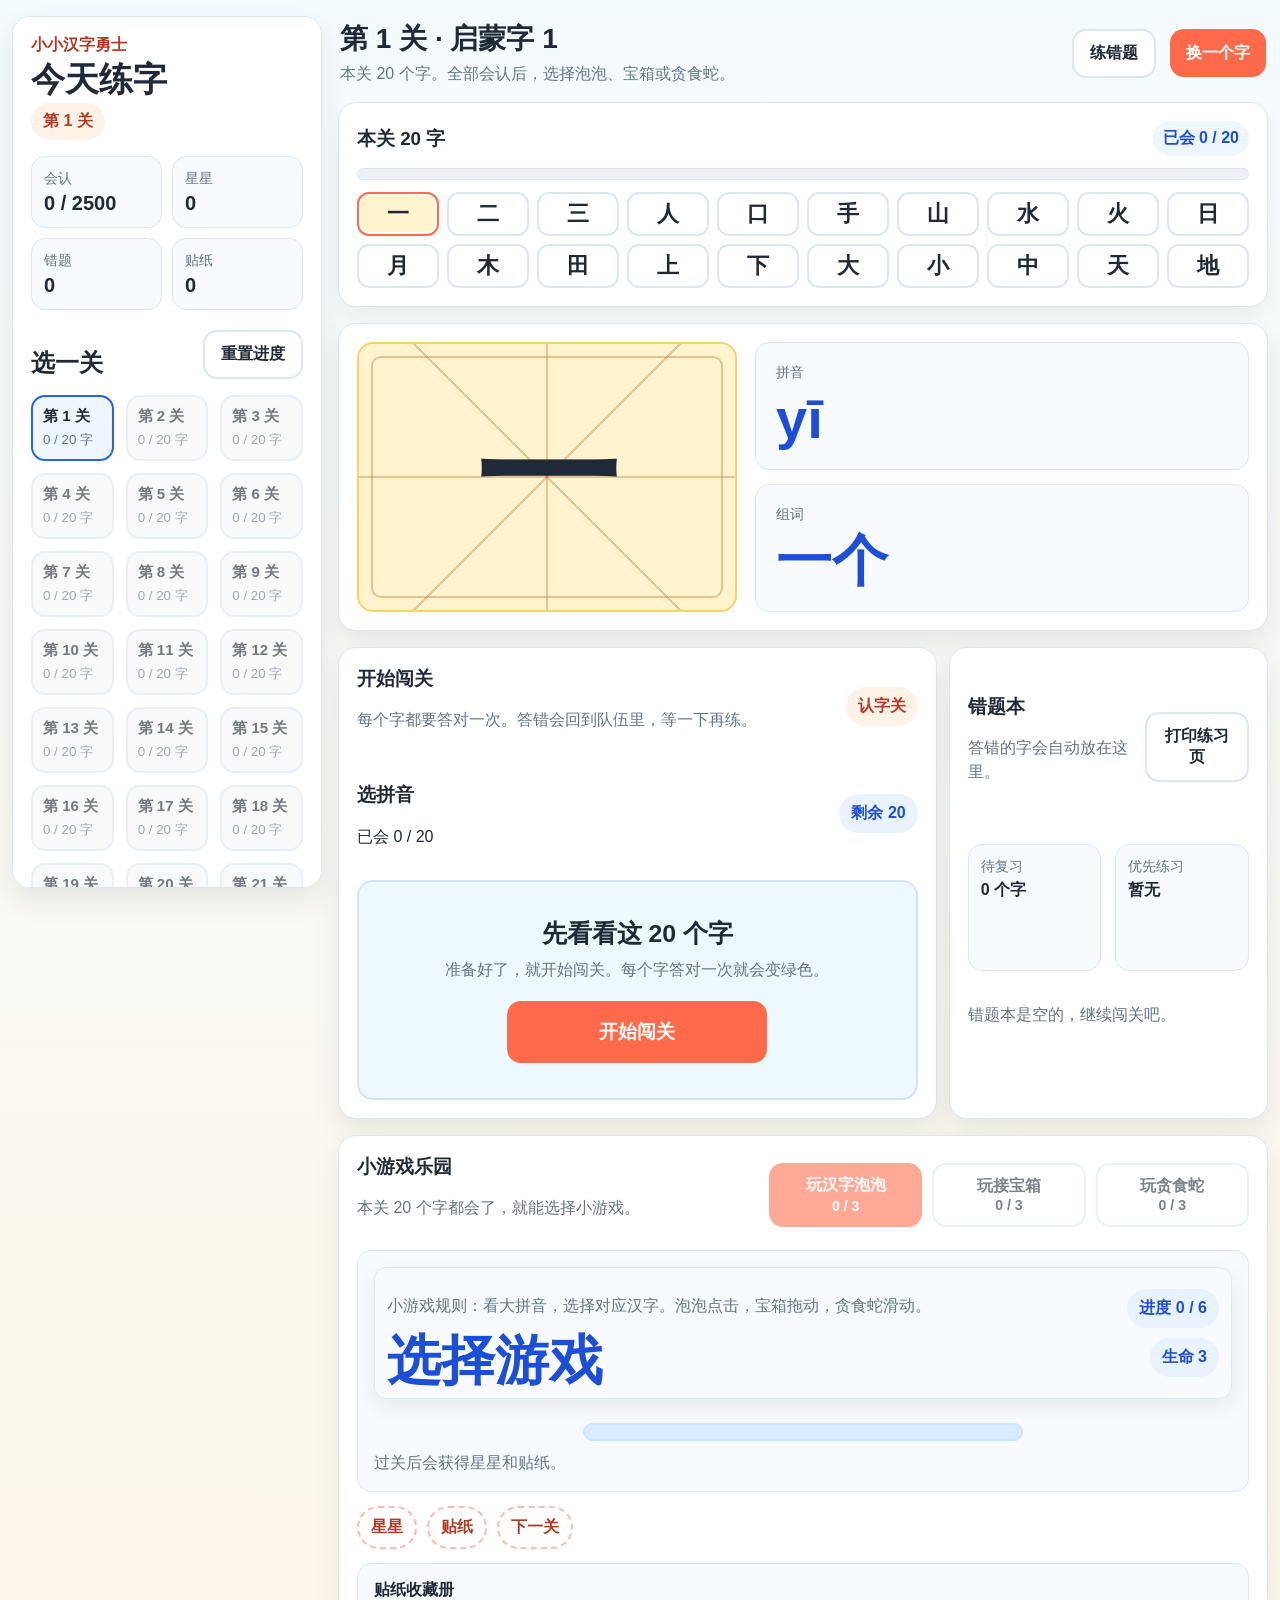
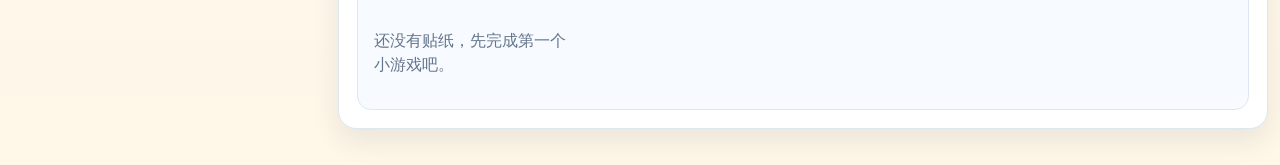
<file: index.html>
<!doctype html>
<html lang="zh-CN">
  <head>
    <meta charset="UTF-8" />
    <meta name="viewport" content="width=device-width, initial-scale=1.0" />
    <meta name="description" content="给孩子练习常用汉字、拼音和组词的离线网页小游戏。" />
    <meta name="theme-color" content="#ff6b4a" />
    <meta name="mobile-web-app-capable" content="yes" />
    <meta name="apple-mobile-web-app-capable" content="yes" />
    <meta name="apple-mobile-web-app-title" content="汉字勇士" />
    <meta name="apple-mobile-web-app-status-bar-style" content="default" />
    <title>小小汉字勇士</title>
    <link rel="manifest" href="./manifest.webmanifest" />
    <link rel="icon" href="./icons/icon.svg" type="image/svg+xml" />
    <link rel="apple-touch-icon" href="./icons/apple-touch-icon.png" />
    <link rel="stylesheet" href="./styles.css" />
  </head>
  <body>
    <div class="app-shell">
      <main class="layout">
        <aside class="panel sidebar">
          <div class="game-title">
            <p class="eyebrow">小小汉字勇士</p>
            <h1>今天练字</h1>
            <strong id="current-level-label" class="current-level">第 1 关</strong>
          </div>

          <div class="progress-strip" aria-label="学习进度">
            <div class="stat">
              <span>会认</span>
              <strong id="mastered-count">0 / 2500</strong>
            </div>
            <div class="stat">
              <span>星星</span>
              <strong id="reward-stars">0</strong>
            </div>
            <div class="stat">
              <span>错题</span>
              <strong id="review-count">0</strong>
            </div>
            <div class="stat">
              <span>贴纸</span>
              <strong id="sticker-count">0</strong>
            </div>
          </div>

          <div class="panel-heading map-heading">
            <h2>选一关</h2>
            <button id="reset-progress" class="ghost-button">重置进度</button>
          </div>
          <div id="level-grid" class="level-grid"></div>
        </aside>

        <section class="lesson-panel">
          <div class="panel-heading lesson-heading">
            <div>
              <h2 id="lesson-title">第 1 关 · 启蒙字</h2>
              <p id="lesson-subtitle" class="panel-copy"></p>
            </div>
            <div class="action-row">
              <button id="practice-review" class="ghost-button">练错题</button>
              <button id="shuffle-level" class="primary-button">换一个字</button>
            </div>
          </div>

          <section class="stage-overview" aria-labelledby="stage-overview-title">
            <div class="stage-overview-header">
              <h3 id="stage-overview-title">本关 20 字</h3>
              <span id="stage-overview-progress" class="stage-overview-progress">已会 0 / 20</span>
            </div>
            <div class="level-progress-track" aria-hidden="true">
              <div id="level-progress-fill" class="level-progress-fill"></div>
            </div>
            <div id="stage-overview-grid" class="stage-overview-grid"></div>
          </section>

          <section class="focus-card">
            <div id="focus-character" class="character">人</div>
            <div class="character-meta">
              <div>
                <span class="meta-label">拼音</span>
                <strong id="focus-pinyin">ren2</strong>
              </div>
              <div>
                <span class="meta-label">组词</span>
                <strong id="focus-word">大人</strong>
              </div>
            </div>
          </section>

          <section class="dashboard-grid">
            <section class="panel inner-panel">
              <div class="panel-heading">
                <div>
                  <h3>开始闯关</h3>
                  <p id="pool-summary" class="panel-copy">看大字，选正确拼音。</p>
                </div>
                <div class="phase-pill" id="phase-pill">普通关</div>
              </div>
              <div class="quiz-header">
                <div>
                  <h3>选拼音</h3>
                  <p id="quiz-progress">已会 0 / 20</p>
                </div>
                <div class="score-pill">
                  剩余 <strong id="quiz-score">20</strong>
                </div>
              </div>

              <div id="quiz-start-panel" class="quiz-start-panel">
                <div>
                  <strong>先看看这 20 个字</strong>
                  <p>准备好了，就开始闯关。每个字答对一次就会变绿色。</p>
                </div>
                <button id="start-quiz" class="primary-button">开始闯关</button>
              </div>

              <div id="question-card" class="question-card">
                <p id="question-type" class="question-type">选正确拼音</p>
                <div id="question-prompt" class="question-prompt">人</div>
                <div id="question-options" class="option-grid"></div>
              </div>

              <div id="quiz-actions" class="quiz-actions">
                <p id="feedback-text" class="feedback-text">答完后继续前进。</p>
                <button id="next-question" class="primary-button" disabled>下一题</button>
              </div>
            </section>

            <section class="panel inner-panel">
              <div class="panel-heading">
                <div>
                  <h3>错题本</h3>
                  <p class="panel-copy">答错的字会自动放在这里。</p>
                </div>
                <button id="print-review" class="ghost-button">打印练习页</button>
              </div>

              <div class="review-stats">
                <div class="review-stat">
                  <span>待复习</span>
                  <strong id="review-book-total">0 个字</strong>
                </div>
                <div class="review-stat">
                  <span>优先练习</span>
                  <strong id="review-priority">暂无</strong>
                </div>
              </div>

              <div id="review-book-list" class="review-book-list"></div>
            </section>
          </section>

          <section class="panel reward-panel">
            <div class="panel-heading">
              <div>
                <h3>小游戏乐园</h3>
                <p id="reward-status" class="panel-copy">
                  本关 20 个字都会了，就能选择小游戏。
                </p>
              </div>
              <div id="mini-game-choice" class="mini-game-choice">
                <button id="start-bubble" class="primary-button game-choice-button" disabled>
                  <strong>汉字泡泡</strong>
                  <span>点正确泡泡</span>
                </button>
                <button id="start-catch" class="ghost-button game-choice-button" disabled>
                  <strong>接宝箱</strong>
                  <span>左右接汉字</span>
                </button>
                <button id="start-reward" class="ghost-button game-choice-button" disabled>
                  <strong>贪食蛇</strong>
                  <span>方向键挑战</span>
                </button>
              </div>
            </div>
            <div class="treasure-board">
              <div class="treasure-header">
                <div>
                  <p class="panel-copy" id="treasure-intro">小游戏规则：看大拼音，选择对应汉字。泡泡用点击，宝箱用左右键，贪食蛇用方向键。</p>
                  <strong id="treasure-target" class="snake-target-pinyin">等待开始</strong>
                </div>
                <div class="snake-game-meta">
                  <div class="score-pill">进度 <strong id="treasure-progress">0 / 6</strong></div>
                  <div class="score-pill">生命 <strong id="snake-lives">3</strong></div>
                  <label id="snake-hard-mode-wrap" class="snake-toggle">
                    <input id="snake-hard-mode" type="checkbox" />
                    <span>困难模式</span>
                  </label>
                </div>
              </div>
              <div class="treasure-grid" id="treasure-grid"></div>
              <div id="snake-controls" class="snake-controls" aria-label="小游戏方向控制">
                <button id="snake-up" class="ghost-button" type="button">上</button>
                <div>
                  <button id="snake-left" class="ghost-button" type="button">左</button>
                  <button id="snake-down" class="ghost-button" type="button">下</button>
                  <button id="snake-right" class="ghost-button" type="button">右</button>
                </div>
              </div>
              <p class="feedback-text" id="treasure-feedback">过关后会获得星星和贴纸。</p>
            </div>
            <div class="reward-strip" id="reward-strip">
              <div class="reward-badge">星星</div>
              <div class="reward-badge">贴纸</div>
              <div class="reward-badge">下一关</div>
            </div>
            <div class="sticker-panel">
              <h4>贴纸收藏册</h4>
              <div class="sticker-list" id="sticker-list"></div>
            </div>
          </section>
        </section>
      </main>
    </div>

    <section id="debug-panel" class="debug-panel" hidden aria-label="测试模式">
      <div class="debug-header">
        <div>
          <strong>测试模式</strong>
          <span id="debug-summary">第 1 关</span>
        </div>
        <a class="debug-exit" href="./index.html">退出</a>
      </div>
      <label class="debug-field">
        <span>关卡</span>
        <input id="debug-level" type="number" min="1" max="125" value="1" />
      </label>
      <div class="debug-actions">
        <button id="debug-jump-level" class="ghost-button" type="button">跳到关卡</button>
        <button id="debug-unlock-level" class="ghost-button" type="button">解锁到这里</button>
        <button id="debug-master-level" class="primary-button" type="button">本关已会</button>
        <button id="debug-replay-games" class="ghost-button" type="button">重测小游戏</button>
      </div>
    </section>

    <section id="print-sheet" class="print-sheet">
      <div class="print-page">
        <header class="print-header">
          <h1>小小汉字勇士复习本</h1>
          <p id="print-summary">把不会的字贴在墙上，每天读一读、写一写。</p>
        </header>
        <div id="print-grid" class="print-grid"></div>
      </div>
    </section>

    <script src="./word-data.js"></script>
    <script src="./app.js"></script>
  </body>
</html>
</file>
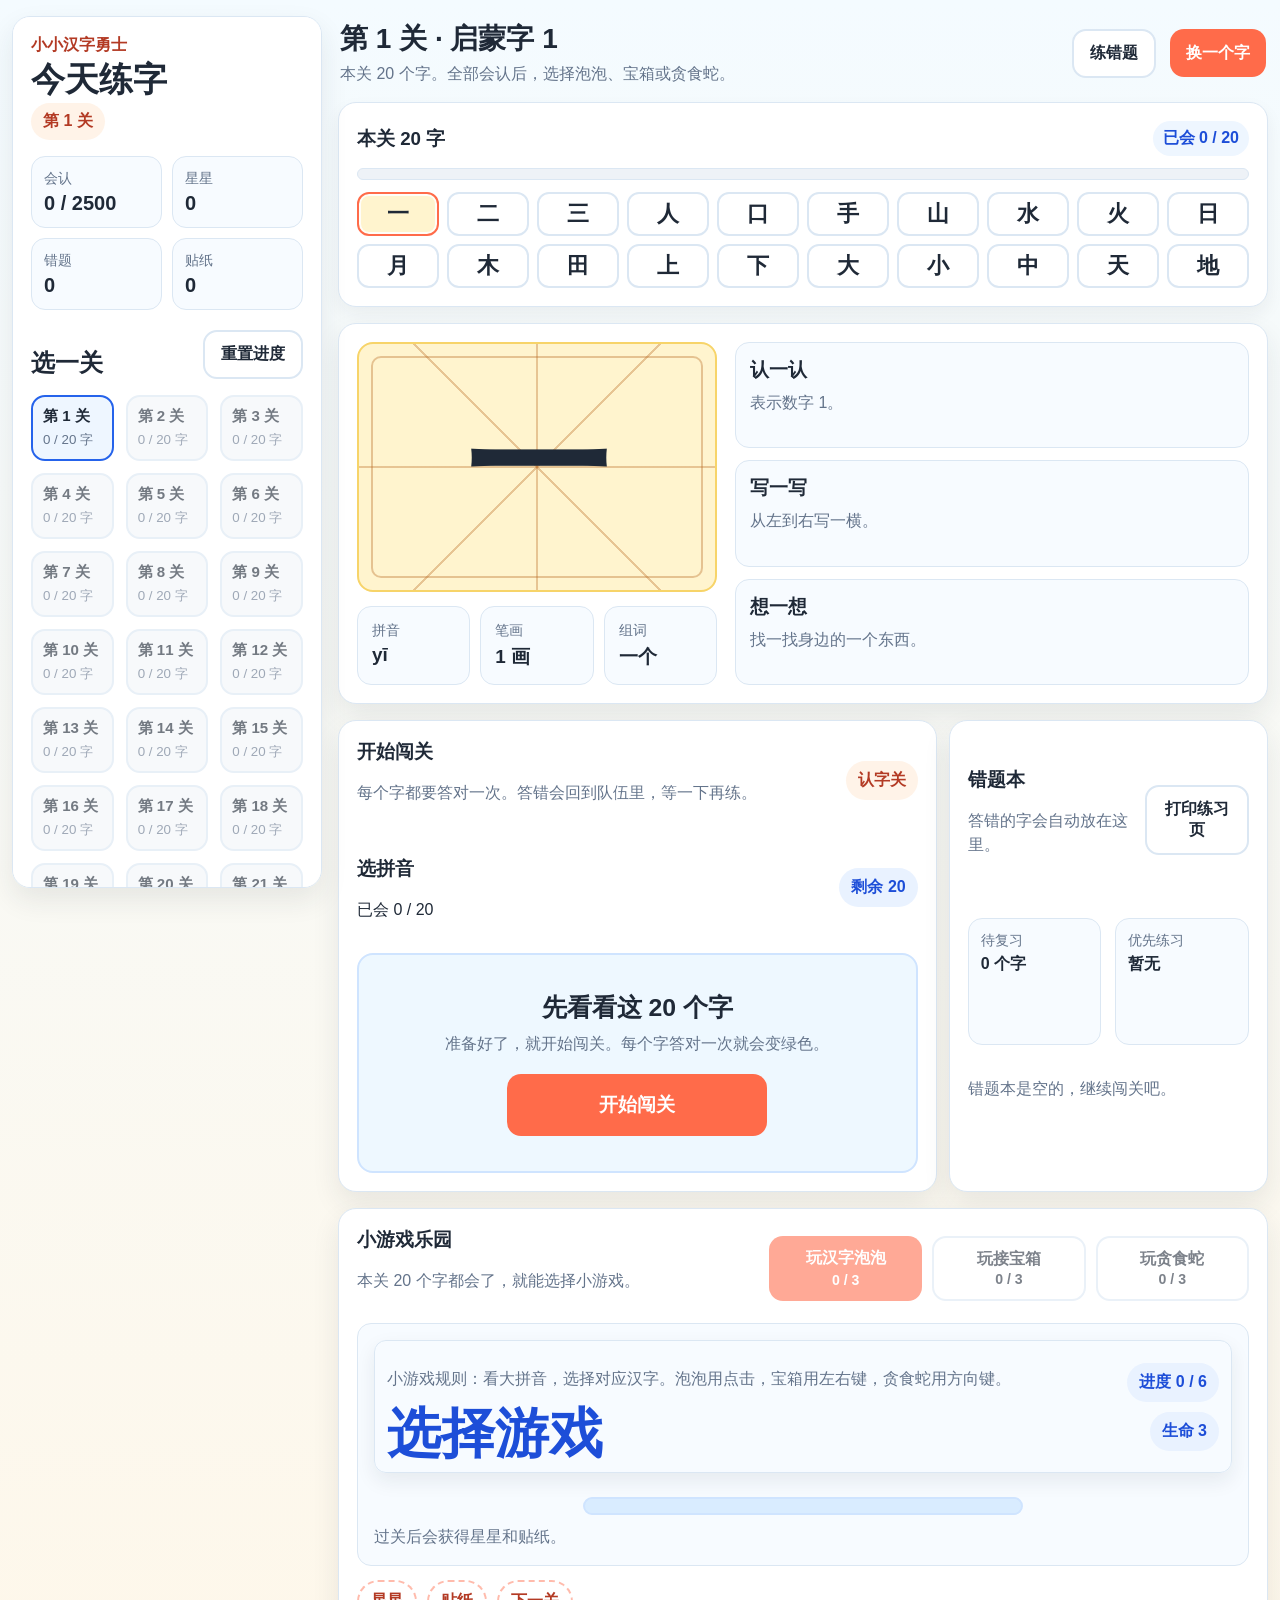
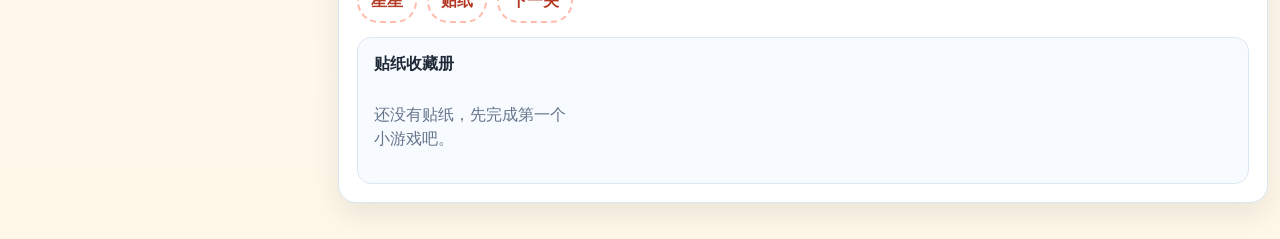
<file: Chinese-Character-Game/index.html>
<!doctype html>
<html lang="zh-CN">
  <head>
    <meta charset="UTF-8" />
    <meta name="viewport" content="width=device-width, initial-scale=1.0" />
    <title>小小汉字勇士</title>
    <link rel="stylesheet" href="./styles.css" />
  </head>
  <body>
    <div class="app-shell">
      <main class="layout">
        <aside class="panel sidebar">
          <div class="game-title">
            <p class="eyebrow">小小汉字勇士</p>
            <h1>今天练字</h1>
            <strong id="current-level-label" class="current-level">第 1 关</strong>
          </div>

          <div class="progress-strip" aria-label="学习进度">
            <div class="stat">
              <span>会认</span>
              <strong id="mastered-count">0 / 2500</strong>
            </div>
            <div class="stat">
              <span>星星</span>
              <strong id="reward-stars">0</strong>
            </div>
            <div class="stat">
              <span>错题</span>
              <strong id="review-count">0</strong>
            </div>
            <div class="stat">
              <span>贴纸</span>
              <strong id="sticker-count">0</strong>
            </div>
          </div>

          <div class="panel-heading map-heading">
            <h2>选一关</h2>
            <button id="reset-progress" class="ghost-button">重置进度</button>
          </div>
          <div id="level-grid" class="level-grid"></div>
        </aside>

        <section class="lesson-panel">
          <div class="panel-heading lesson-heading">
            <div>
              <h2 id="lesson-title">第 1 关 · 启蒙字</h2>
              <p id="lesson-subtitle" class="panel-copy"></p>
            </div>
            <div class="action-row">
              <button id="practice-review" class="ghost-button">练错题</button>
              <button id="shuffle-level" class="primary-button">换一个字</button>
            </div>
          </div>

          <section class="stage-overview" aria-labelledby="stage-overview-title">
            <div class="stage-overview-header">
              <h3 id="stage-overview-title">本关 20 字</h3>
              <span id="stage-overview-progress" class="stage-overview-progress">已会 0 / 20</span>
            </div>
            <div class="level-progress-track" aria-hidden="true">
              <div id="level-progress-fill" class="level-progress-fill"></div>
            </div>
            <div id="stage-overview-grid" class="stage-overview-grid"></div>
          </section>

          <section class="focus-card">
            <div class="character-wrap">
              <div id="focus-character" class="character">人</div>
              <div class="character-meta">
                <div>
                  <span class="meta-label">拼音</span>
                  <strong id="focus-pinyin">ren2</strong>
                </div>
                <div>
                  <span class="meta-label">笔画</span>
                  <strong id="focus-strokes">2 画</strong>
                </div>
                <div>
                  <span class="meta-label">组词</span>
                  <strong id="focus-word">大人</strong>
                </div>
              </div>
            </div>

            <div class="practice-grid">
              <article class="practice-box">
                <h3>认一认</h3>
                <p id="meaning-text">看看这个字，先大声读出来。</p>
              </article>
              <article class="practice-box">
                <h3>写一写</h3>
                <p id="writing-tip">按提示描红：先撇，再捺。</p>
              </article>
              <article class="practice-box">
                <h3>想一想</h3>
                <p id="memory-tip">把这个字放进句子里，说一句自己的话。</p>
              </article>
            </div>
          </section>

          <section class="dashboard-grid">
            <section class="panel inner-panel">
              <div class="panel-heading">
                <div>
                  <h3>开始闯关</h3>
                  <p id="pool-summary" class="panel-copy">看大字，选正确拼音。</p>
                </div>
                <div class="phase-pill" id="phase-pill">普通关</div>
              </div>
              <div class="quiz-header">
                <div>
                  <h3>选拼音</h3>
                  <p id="quiz-progress">已会 0 / 20</p>
                </div>
                <div class="score-pill">
                  剩余 <strong id="quiz-score">20</strong>
                </div>
              </div>

              <div id="quiz-start-panel" class="quiz-start-panel">
                <div>
                  <strong>先看看这 20 个字</strong>
                  <p>准备好了，就开始闯关。每个字答对一次就会变绿色。</p>
                </div>
                <button id="start-quiz" class="primary-button">开始闯关</button>
              </div>

              <div id="question-card" class="question-card">
                <p id="question-type" class="question-type">选正确拼音</p>
                <div id="question-prompt" class="question-prompt">人</div>
                <div id="question-options" class="option-grid"></div>
              </div>

              <div id="quiz-actions" class="quiz-actions">
                <p id="feedback-text" class="feedback-text">答完后继续前进。</p>
                <button id="next-question" class="primary-button" disabled>下一题</button>
              </div>
            </section>

            <section class="panel inner-panel">
              <div class="panel-heading">
                <div>
                  <h3>错题本</h3>
                  <p class="panel-copy">答错的字会自动放在这里。</p>
                </div>
                <button id="print-review" class="ghost-button">打印练习页</button>
              </div>

              <div class="review-stats">
                <div class="review-stat">
                  <span>待复习</span>
                  <strong id="review-book-total">0 个字</strong>
                </div>
                <div class="review-stat">
                  <span>优先练习</span>
                  <strong id="review-priority">暂无</strong>
                </div>
              </div>

              <div id="review-book-list" class="review-book-list"></div>
            </section>
          </section>

          <section class="panel reward-panel">
            <div class="panel-heading">
              <div>
                <h3>小游戏乐园</h3>
                <p id="reward-status" class="panel-copy">
                  本关 20 个字都会了，就能选择小游戏。
                </p>
              </div>
              <div id="mini-game-choice" class="mini-game-choice">
                <button id="start-bubble" class="primary-button game-choice-button" disabled>
                  <strong>汉字泡泡</strong>
                  <span>点正确泡泡</span>
                </button>
                <button id="start-catch" class="ghost-button game-choice-button" disabled>
                  <strong>接宝箱</strong>
                  <span>左右接汉字</span>
                </button>
                <button id="start-reward" class="ghost-button game-choice-button" disabled>
                  <strong>贪食蛇</strong>
                  <span>方向键挑战</span>
                </button>
              </div>
            </div>
            <div class="treasure-board">
              <div class="treasure-header">
                <div>
                  <p class="panel-copy" id="treasure-intro">小游戏规则：看大拼音，选择对应汉字。泡泡用点击，宝箱用左右键，贪食蛇用方向键。</p>
                  <strong id="treasure-target" class="snake-target-pinyin">等待开始</strong>
                </div>
                <div class="snake-game-meta">
                  <div class="score-pill">进度 <strong id="treasure-progress">0 / 6</strong></div>
                  <div class="score-pill">生命 <strong id="snake-lives">3</strong></div>
                  <label id="snake-hard-mode-wrap" class="snake-toggle">
                    <input id="snake-hard-mode" type="checkbox" checked />
                    <span>困难模式</span>
                  </label>
                </div>
              </div>
              <div class="treasure-grid" id="treasure-grid"></div>
              <div id="snake-controls" class="snake-controls" aria-label="小游戏方向控制">
                <button id="snake-up" class="ghost-button" type="button">上</button>
                <div>
                  <button id="snake-left" class="ghost-button" type="button">左</button>
                  <button id="snake-down" class="ghost-button" type="button">下</button>
                  <button id="snake-right" class="ghost-button" type="button">右</button>
                </div>
              </div>
              <p class="feedback-text" id="treasure-feedback">过关后会获得星星和贴纸。</p>
            </div>
            <div class="reward-strip" id="reward-strip">
              <div class="reward-badge">星星</div>
              <div class="reward-badge">贴纸</div>
              <div class="reward-badge">下一关</div>
            </div>
            <div class="sticker-panel">
              <h4>贴纸收藏册</h4>
              <div class="sticker-list" id="sticker-list"></div>
            </div>
          </section>
        </section>
      </main>
    </div>

    <section id="print-sheet" class="print-sheet">
      <div class="print-page">
        <header class="print-header">
          <h1>小小汉字勇士复习本</h1>
          <p id="print-summary">把不会的字贴在墙上，每天读一读、写一写。</p>
        </header>
        <div id="print-grid" class="print-grid"></div>
      </div>
    </section>

    <script src="./word-data.js"></script>
    <script src="./app.js"></script>
  </body>
</html>
</file>
<file: styles.css>
:root {
  --bg: #f4fbff;
  --panel: #ffffff;
  --soft: #f7fbff;
  --text: #1f2937;
  --muted: #64748b;
  --accent: #ff6b4a;
  --accent-dark: #b33a24;
  --secondary: #2563eb;
  --secondary-dark: #1d4ed8;
  --mint: #14b8a6;
  --line: #dbe7f3;
  --success: #16a34a;
  --danger: #dc2626;
  --shadow: 0 12px 28px rgba(31, 41, 55, 0.09);
  font-family: "Segoe UI", "Microsoft YaHei UI", sans-serif;
}

* {
  box-sizing: border-box;
}

body {
  margin: 0;
  min-height: 100vh;
  color: var(--text);
  background: linear-gradient(180deg, #f4fbff 0%, #fff7e8 100%);
}

button {
  font: inherit;
  border: 0;
  cursor: pointer;
}

button:disabled {
  cursor: not-allowed;
  opacity: 0.58;
}

h1,
h2,
h3,
h4,
p {
  overflow-wrap: anywhere;
}

.app-shell {
  width: min(1440px, calc(100% - 24px));
  margin: 0 auto;
  padding: 16px 0 36px;
}

.layout {
  display: grid;
  grid-template-columns: minmax(250px, 310px) minmax(0, 1fr);
  gap: 16px;
  align-items: start;
}

.panel,
.stage-overview,
.focus-card,
.question-card {
  background: var(--panel);
  border: 1px solid var(--line);
  border-radius: 18px;
  box-shadow: var(--shadow);
}

.panel,
.stage-overview,
.focus-card {
  padding: 18px;
}

.sidebar {
  position: sticky;
  top: 14px;
  display: grid;
  gap: 16px;
  max-height: calc(100vh - 28px);
  overflow: auto;
}

.game-title {
  display: grid;
  gap: 6px;
}

.eyebrow {
  margin: 0;
  color: var(--accent-dark);
  font-weight: 800;
  letter-spacing: 0;
}

.game-title h1 {
  margin: 0;
  font-size: 2.1rem;
  line-height: 1.05;
}

.current-level {
  width: fit-content;
  padding: 8px 12px;
  border-radius: 999px;
  background: #fff3e8;
  color: var(--accent-dark);
}

.progress-strip {
  display: grid;
  grid-template-columns: repeat(2, minmax(0, 1fr));
  gap: 10px;
}

.stat {
  min-height: 72px;
  padding: 12px;
  border-radius: 14px;
  background: var(--soft);
  border: 1px solid var(--line);
}

.stat span,
.meta-label,
.question-type,
.review-stat span {
  display: block;
  color: var(--muted);
  font-size: 0.9rem;
}

.stat strong {
  display: block;
  margin-top: 4px;
  font-size: 1.25rem;
  line-height: 1.1;
}

.panel-copy,
.empty-state {
  color: var(--muted);
  line-height: 1.5;
}

.panel-heading,
.quiz-header,
.quiz-actions,
.action-row,
.review-stats,
.treasure-header {
  display: flex;
  justify-content: space-between;
  align-items: center;
  gap: 14px;
}

.treasure-header {
  position: sticky;
  top: 8px;
  z-index: 2;
  padding: 10px 12px;
  border: 1px solid var(--line);
  border-radius: 12px;
  background: rgba(247, 251, 255, 0.96);
  box-shadow: 0 8px 20px rgba(31, 41, 55, 0.08);
}

.panel-heading h2,
.panel-heading h3,
.sticker-panel h4 {
  margin: 0;
}

.map-heading {
  align-items: flex-end;
  margin-top: 4px;
}

.action-row {
  flex-wrap: wrap;
}

.level-grid,
.dashboard-grid,
.option-grid,
.review-book-list,
.print-grid {
  display: grid;
  gap: 12px;
}

.level-grid {
  grid-template-columns: repeat(3, minmax(0, 1fr));
}

.level-button {
  min-height: 58px;
  padding: 10px;
  border-radius: 14px;
  border: 2px solid var(--line);
  background: #ffffff;
  color: var(--text);
  text-align: left;
  transition: transform 140ms ease, border-color 140ms ease, background 140ms ease;
}

.level-button:hover:not(:disabled) {
  transform: translateY(-1px);
  border-color: rgba(37, 99, 235, 0.42);
}

.level-button.active {
  background: #eef6ff;
  border-color: var(--secondary);
}

.level-button.locked {
  background: #f3f6f9;
  opacity: 0.62;
}

.level-button strong {
  display: block;
  font-size: 0.94rem;
}

.level-button small {
  display: block;
  margin-top: 5px;
  color: var(--muted);
}

.lesson-panel {
  display: grid;
  gap: 16px;
}

.lesson-heading {
  padding: 4px 2px 0;
}

.lesson-heading h2 {
  margin: 0 0 4px;
  font-size: 1.75rem;
}

.lesson-heading .panel-copy {
  margin: 0;
}

.stage-overview {
  display: grid;
  gap: 12px;
  box-shadow: 0 8px 18px rgba(31, 41, 55, 0.06);
}

.stage-overview-header {
  display: flex;
  justify-content: space-between;
  align-items: center;
  gap: 12px;
}

.stage-overview-header h3 {
  margin: 0;
}

.stage-overview-progress {
  padding: 7px 10px;
  border-radius: 999px;
  background: #eef6ff;
  color: var(--secondary-dark);
  font-weight: 800;
  white-space: nowrap;
}

.level-progress-track {
  width: 100%;
  height: 12px;
  overflow: hidden;
  border-radius: 999px;
  background: #eef2f7;
  border: 1px solid var(--line);
}

.level-progress-fill {
  width: 0%;
  height: 100%;
  border-radius: inherit;
  background: linear-gradient(90deg, var(--mint), var(--secondary));
  transition: width 220ms ease;
}

.stage-overview-grid {
  display: grid;
  grid-template-columns: repeat(10, minmax(0, 1fr));
  gap: 8px;
}

.stage-character-tile {
  min-width: 0;
  min-height: 44px;
  border-radius: 12px;
  border: 2px solid var(--line);
  background: #ffffff;
  color: var(--text);
  display: grid;
  place-items: center;
  font-size: 1.4rem;
  font-weight: 800;
  line-height: 1;
  transition: transform 140ms ease, border-color 140ms ease, background 140ms ease;
}

.stage-character-tile:hover {
  transform: translateY(-1px);
  border-color: rgba(37, 99, 235, 0.42);
}

.stage-character-tile.active {
  background: #fff4ce;
  border-color: var(--accent);
  box-shadow: inset 0 0 0 2px rgba(255, 255, 255, 0.85);
}

.stage-character-tile.mastered {
  background: #eaf8ef;
  border-color: rgba(22, 163, 74, 0.44);
}

.stage-character-tile.needs-review {
  background: #fff0f0;
  border-color: rgba(220, 38, 38, 0.38);
}

.stage-character-tile.active.mastered,
.stage-character-tile.active.needs-review {
  border-color: var(--accent);
}

.focus-card {
  display: grid;
  grid-template-columns: minmax(260px, 380px) minmax(0, 1fr);
  gap: 18px;
  align-items: stretch;
}

.character {
  position: relative;
  overflow: hidden;
  width: 100%;
  min-height: 250px;
  border-radius: 16px;
  display: grid;
  place-items: center;
  background:
    linear-gradient(45deg, transparent calc(50% - 1px), rgba(188, 112, 42, 0.36) calc(50% - 1px), rgba(188, 112, 42, 0.36) calc(50% + 1px), transparent calc(50% + 1px)),
    linear-gradient(135deg, transparent calc(50% - 1px), rgba(188, 112, 42, 0.36) calc(50% - 1px), rgba(188, 112, 42, 0.36) calc(50% + 1px), transparent calc(50% + 1px)),
    linear-gradient(90deg, transparent calc(50% - 1px), rgba(188, 112, 42, 0.36) calc(50% - 1px), rgba(188, 112, 42, 0.36) calc(50% + 1px), transparent calc(50% + 1px)),
    linear-gradient(0deg, transparent calc(50% - 1px), rgba(188, 112, 42, 0.36) calc(50% - 1px), rgba(188, 112, 42, 0.36) calc(50% + 1px), transparent calc(50% + 1px)),
    #fff4ce;
  border: 2px solid #f7d469;
  font-size: clamp(6rem, 12vw, 9rem);
  font-weight: 800;
  line-height: 1;
}

.character::before {
  content: "";
  position: absolute;
  inset: 12px;
  border: 2px solid rgba(188, 112, 42, 0.38);
  border-radius: 10px;
  pointer-events: none;
}

.character-meta {
  display: grid;
  grid-template-columns: 1fr;
  gap: 14px;
}

.character-meta > div,
.review-item,
.review-stat,
.treasure-board,
.sticker-panel {
  border-radius: 14px;
  background: var(--soft);
  border: 1px solid var(--line);
}

.character-meta > div {
  min-height: 118px;
  padding: 20px;
  display: grid;
  align-content: center;
}

.character-meta strong {
  display: block;
  margin-top: 8px;
  font-size: clamp(2.3rem, 5vw, 3.5rem);
  line-height: 1.05;
  color: var(--secondary-dark);
}

.dashboard-grid {
  grid-template-columns: minmax(0, 1.5fr) minmax(260px, 0.8fr);
}

.inner-panel {
  display: grid;
  gap: 16px;
}

.phase-pill,
.score-pill,
.mistake-pill,
.reward-badge {
  padding: 9px 12px;
  border-radius: 999px;
  font-weight: 800;
  white-space: nowrap;
}

.phase-pill {
  background: #fff3e8;
  color: var(--accent-dark);
}

.score-pill {
  background: #e9f2ff;
  color: var(--secondary-dark);
}

.mini-game-choice {
  display: grid;
  grid-template-columns: repeat(3, minmax(96px, 1fr));
  gap: 10px;
  min-width: min(480px, 100%);
}

.game-choice-button {
  min-height: 60px;
  padding: 10px 12px;
  display: grid;
  gap: 2px;
  place-items: center;
  text-align: center;
  border-radius: 14px;
}

.game-choice-button strong,
.game-choice-button span {
  display: block;
  line-height: 1.15;
}

.game-choice-button span {
  font-size: 0.88rem;
}

.question-card {
  padding: 18px;
  background: #eef8ff;
  box-shadow: none;
}

.quiz-start-panel {
  min-height: 220px;
  padding: 22px;
  border-radius: 16px;
  display: grid;
  align-content: center;
  justify-items: center;
  gap: 18px;
  text-align: center;
  background: #eef8ff;
  border: 2px solid #cfe4ff;
}

.quiz-start-panel strong {
  display: block;
  font-size: 1.55rem;
}

.quiz-start-panel p {
  margin: 8px auto 0;
  max-width: 420px;
  color: var(--muted);
  line-height: 1.55;
}

.quiz-start-panel .primary-button {
  min-width: min(260px, 100%);
  min-height: 62px;
  font-size: 1.2rem;
}

.is-hidden {
  display: none !important;
}

.debug-panel {
  position: fixed;
  right: 16px;
  bottom: 16px;
  z-index: 30;
  width: min(360px, calc(100vw - 24px));
  padding: 14px;
  display: grid;
  gap: 12px;
  border: 2px solid #93c5fd;
  border-radius: 16px;
  background: rgba(255, 255, 255, 0.98);
  box-shadow: 0 18px 40px rgba(31, 41, 55, 0.18);
}

.debug-panel[hidden] {
  display: none;
}

.debug-header,
.debug-field,
.debug-actions {
  display: grid;
  gap: 8px;
}

.debug-header {
  grid-template-columns: 1fr auto;
  align-items: start;
}

.debug-header strong,
.debug-header span,
.debug-field span {
  display: block;
}

.debug-header strong {
  font-size: 1.05rem;
}

.debug-header span,
.debug-field span {
  color: var(--muted);
  font-size: 0.86rem;
  line-height: 1.35;
}

.debug-exit {
  padding: 8px 10px;
  border: 2px solid var(--line);
  border-radius: 12px;
  color: var(--text);
  font-weight: 800;
  text-decoration: none;
  background: #ffffff;
}

.debug-field input {
  width: 100%;
  min-height: 44px;
  padding: 8px 10px;
  border: 2px solid var(--line);
  border-radius: 12px;
  color: var(--text);
  font: inherit;
  font-weight: 800;
}

.debug-actions {
  grid-template-columns: repeat(2, minmax(0, 1fr));
}

.debug-actions .primary-button,
.debug-actions .ghost-button {
  min-height: 44px;
  padding: 9px 10px;
  border-radius: 12px;
}

.question-type {
  margin: 0;
  font-weight: 800;
}

.question-prompt {
  margin: 10px 0 16px;
  min-height: 156px;
  border-radius: 16px;
  display: grid;
  place-items: center;
  background: #ffffff;
  border: 2px solid #cfe4ff;
  font-size: clamp(4.5rem, 10vw, 7.25rem);
  font-weight: 800;
  line-height: 1;
}

.option-grid {
  grid-template-columns: repeat(2, minmax(0, 1fr));
}

.option-button,
.primary-button,
.ghost-button {
  min-height: 48px;
  border-radius: 14px;
  padding: 12px 16px;
  transition: transform 140ms ease, background 140ms ease, border-color 140ms ease, opacity 140ms ease;
}

.option-button {
  min-height: 68px;
  background: #ffffff;
  border: 2px solid #cfe4ff;
  color: var(--text);
  font-size: 1.24rem;
  font-weight: 800;
  text-align: center;
}

.option-button:hover:not(:disabled),
.primary-button:hover:not(:disabled),
.ghost-button:hover:not(:disabled) {
  transform: translateY(-1px);
}

.option-button.correct {
  background: #eaf8ef;
  border-color: rgba(22, 163, 74, 0.55);
}

.option-button.incorrect {
  background: #fff0f0;
  border-color: rgba(220, 38, 38, 0.45);
}

.primary-button {
  background: var(--accent);
  color: #fff;
  font-weight: 800;
}

.ghost-button {
  background: #ffffff;
  border: 2px solid var(--line);
  color: var(--text);
  font-weight: 800;
}

.quiz-actions {
  align-items: stretch;
}

.feedback-text {
  flex: 1;
  margin: 0;
  min-height: 24px;
  color: var(--muted);
  line-height: 1.5;
}

.success-text {
  color: var(--success);
  font-weight: 800;
}

.error-text {
  color: var(--danger);
  font-weight: 800;
}

.review-stats {
  align-items: stretch;
}

.review-stat {
  flex: 1;
  padding: 12px;
}

.review-stat strong {
  display: block;
  margin-top: 4px;
}

.review-item {
  padding: 12px;
  display: grid;
  grid-template-columns: 52px 1fr auto;
  align-items: center;
  gap: 12px;
}

.review-hanzi {
  width: 52px;
  height: 52px;
  display: grid;
  place-items: center;
  border-radius: 14px;
  background: #fff3e8;
  font-size: 1.8rem;
  font-weight: 800;
}

.review-item p {
  margin: 4px 0 0;
  color: var(--muted);
}

.mistake-pill {
  background: #fff0f0;
  color: var(--danger);
}

.reward-panel {
  display: grid;
  gap: 14px;
}

.treasure-board,
.sticker-panel {
  padding: 16px;
}

.treasure-board {
  display: grid;
  gap: 10px;
}

.treasure-grid,
.sticker-list {
  display: grid;
  gap: 10px;
}

.snake-game-meta {
  display: grid;
  justify-items: end;
  gap: 10px;
}

.snake-target-pinyin {
  display: block;
  margin-top: 2px;
  font-size: clamp(2rem, 5vw, 3.4rem);
  line-height: 1;
  color: var(--secondary-dark);
}

.snake-toggle {
  display: flex;
  align-items: center;
  gap: 8px;
  width: fit-content;
  padding: 8px 10px;
  border-radius: 999px;
  background: #ffffff;
  border: 2px solid var(--line);
  color: var(--text);
  font-weight: 800;
  white-space: nowrap;
}

.snake-toggle input {
  width: 18px;
  height: 18px;
  accent-color: var(--accent);
}

.treasure-grid {
  margin-top: 14px;
  width: min(100%, 440px);
  max-width: clamp(300px, calc(100vh - 260px), 440px);
  justify-self: center;
  grid-template-columns: repeat(10, minmax(0, 1fr));
  gap: 4px;
  padding: 7px;
  border-radius: 12px;
  background: #d9ecff;
  border: 2px solid #cfe4ff;
}

.game-ready-card {
  grid-column: 1 / -1;
  width: 100%;
  min-height: 250px;
  display: grid;
  place-items: center;
  align-content: center;
  gap: 14px;
  padding: 22px;
  text-align: center;
}

.game-ready-card strong {
  font-size: clamp(1.8rem, 5vw, 2.8rem);
  color: var(--secondary-dark);
}

.game-ready-card p {
  max-width: 320px;
  margin: 0;
  color: var(--muted);
  line-height: 1.55;
}

.game-frame-start {
  min-width: min(220px, 100%);
  min-height: 58px;
  font-size: 1.14rem;
}

.treasure-grid.bubble-grid {
  position: relative;
  display: block;
  width: min(100%, 520px);
  max-width: 520px;
  height: clamp(270px, calc(100vh - 290px), 390px);
  min-height: 270px;
  overflow: hidden;
  background:
    radial-gradient(circle at 20% 20%, rgba(255, 255, 255, 0.9) 0 8px, transparent 9px),
    linear-gradient(180deg, #e0f7ff 0%, #f7fbff 100%);
}

.treasure-grid.catch-grid {
  position: relative;
  display: block;
  width: min(100%, 520px);
  max-width: 520px;
  height: clamp(290px, calc(100vh - 290px), 410px);
  min-height: 290px;
  overflow: hidden;
  background:
    linear-gradient(90deg, rgba(37, 99, 235, 0.08) 1px, transparent 1px),
    linear-gradient(180deg, #dff4ff 0%, #fff8e6 100%);
  background-size: 20% 100%, 100% 100%;
}

.treasure-grid.catch-grid,
.treasure-grid.snake-grid {
  touch-action: none;
  user-select: none;
  -webkit-user-select: none;
}

.catch-lane {
  position: absolute;
  top: 0;
  bottom: 0;
  width: 20%;
  border-left: 1px dashed rgba(37, 99, 235, 0.13);
  pointer-events: none;
}

.catch-item,
.catch-basket {
  position: absolute;
  transform: translate(-50%, -50%);
  display: grid;
  place-items: center;
  font-weight: 900;
  line-height: 1;
  transition: top 180ms linear, left 140ms ease;
}

.catch-item {
  width: 58px;
  height: 58px;
  border-radius: 16px;
  border: 2px solid #f0c05a;
  background: #fff4ce;
  color: var(--accent-dark);
  box-shadow: 0 12px 20px rgba(31, 41, 55, 0.12);
  font-size: clamp(1.55rem, 4vw, 2.1rem);
}

.catch-bomb {
  border-color: rgba(220, 38, 38, 0.32);
  background: #fee2e2;
  color: var(--danger);
}

.catch-basket {
  bottom: 8px;
  width: 84px;
  height: 48px;
  border-radius: 12px 12px 22px 22px;
  border: 3px solid #a16207;
  background: #fbbf24;
  color: #713f12;
  box-shadow: inset 0 -8px 0 rgba(161, 98, 7, 0.16), 0 12px 20px rgba(31, 41, 55, 0.14);
  font-size: 0.95rem;
}

.bubble-button {
  position: absolute;
  display: grid;
  place-items: center;
  border-radius: 999px;
  border: 3px solid rgba(37, 99, 235, 0.18);
  background: rgba(255, 255, 255, 0.92);
  box-shadow:
    inset -6px -8px 16px rgba(20, 184, 166, 0.16),
    inset 5px 6px 12px rgba(255, 255, 255, 0.92),
    0 12px 24px rgba(37, 99, 235, 0.14);
  color: var(--secondary-dark);
  font-size: clamp(1.7rem, 5vw, 2.4rem);
  font-weight: 900;
  line-height: 1;
  animation-name: bubble-float;
  animation-timing-function: linear;
  animation-fill-mode: forwards;
  touch-action: manipulation;
}

.bubble-button:hover,
.bubble-button:focus-visible {
  border-color: var(--accent);
  transform: translateX(-50%) scale(1.06);
  outline: none;
}

.reward-effect {
  position: absolute;
  inset: 0;
  z-index: 8;
  display: grid;
  place-items: center;
  pointer-events: none;
}

.reward-effect.is-positioned {
  inset: auto;
  display: block;
}

.reward-effect-badge {
  min-width: 104px;
  min-height: 104px;
  display: grid;
  place-items: center;
  gap: 4px;
  padding: 12px;
  border-radius: 999px;
  border: 4px solid #ffffff;
  box-shadow: 0 18px 36px rgba(31, 41, 55, 0.2);
  animation: reward-pop 680ms ease-out forwards;
}

.reward-effect.is-positioned .reward-effect-badge {
  transform: translate(-50%, -50%);
}

.reward-effect-badge strong {
  font-size: 2.5rem;
  line-height: 1;
}

.reward-effect-badge span {
  color: #ffffff;
  font-size: 1rem;
  font-weight: 900;
  line-height: 1;
}

.reward-effect.success .reward-effect-badge {
  background: #16a34a;
}

.reward-effect.miss .reward-effect-badge {
  background: #ef4444;
  animation-name: reward-boom;
}

@keyframes bubble-float {
  from {
    transform: translate(-50%, 22px) scale(0.94);
    opacity: 0.96;
  }

  to {
    transform: translate(-50%, -250px) scale(1.05);
    opacity: 0.2;
  }
}

@keyframes reward-pop {
  0% {
    opacity: 0;
    scale: 0.55;
  }

  35% {
    opacity: 1;
    scale: 1.14;
  }

  100% {
    opacity: 0;
    scale: 0.92;
  }
}

@keyframes reward-boom {
  0% {
    opacity: 0;
    rotate: -8deg;
    scale: 0.45;
  }

  35% {
    opacity: 1;
    rotate: 7deg;
    scale: 1.2;
  }

  100% {
    opacity: 0;
    rotate: 0deg;
    scale: 0.95;
  }
}

.sticker-card {
  border-radius: 14px;
  border: 2px solid var(--line);
  background: #ffffff;
}

.snake-cell {
  aspect-ratio: 1;
  min-height: 0;
  border-radius: 7px;
  display: grid;
  place-items: center;
  background: #f8fcff;
  border: 1px solid rgba(37, 99, 235, 0.08);
  color: var(--text);
  font-size: clamp(0.92rem, 1.8vw, 1.45rem);
  font-weight: 800;
  line-height: 1;
}

.snake-body,
.snake-head {
  background: #14b8a6;
  border-color: #0f766e;
  box-shadow: inset 0 0 0 2px rgba(255, 255, 255, 0.42);
}

.snake-head {
  background: #2563eb;
}

.snake-head::after {
  content: "蛇";
  color: #fff;
  font-size: 0.72rem;
}

.snake-food {
  background: #ffffff;
  border: 2px solid #8bbff8;
}

.snake-controls {
  display: grid;
  justify-items: center;
  gap: 6px;
  margin-top: 2px;
}

.snake-controls.catch-controls > button,
.snake-controls.catch-controls #snake-down {
  display: none;
}

.snake-controls > div {
  display: flex;
  gap: 8px;
}

.snake-controls .ghost-button {
  width: 48px;
  min-height: 40px;
  padding: 6px;
}

.reward-strip {
  display: flex;
  gap: 10px;
  flex-wrap: wrap;
}

.reward-badge {
  background: #ffffff;
  border: 2px dashed rgba(255, 107, 74, 0.46);
  color: var(--accent-dark);
}

.reward-badge.earned {
  background: #fff4ce;
  border-style: solid;
}

.sticker-panel h4 {
  margin: 0 0 12px;
}

.sticker-list {
  grid-template-columns: repeat(4, minmax(0, 1fr));
}

.sticker-card {
  padding: 12px 10px;
  text-align: center;
}

.sticker-emoji {
  font-size: 1.8rem;
  line-height: 1;
}

.sticker-name {
  margin-top: 8px;
  color: var(--muted);
  font-size: 0.92rem;
}

.print-sheet {
  display: none;
}

.print-page {
  padding: 12mm;
}

.print-header {
  text-align: center;
  margin-bottom: 8mm;
}

.print-grid {
  grid-template-columns: repeat(3, 1fr);
}

.print-card {
  min-height: 80mm;
  border: 1px solid #222;
  border-radius: 6mm;
  padding: 6mm;
}

.print-card h2 {
  margin: 0 0 4mm;
  font-size: 2.2rem;
}

.trace-row {
  display: grid;
  grid-template-columns: repeat(3, 1fr);
  gap: 4mm;
  margin-top: 8mm;
}

.trace-row span {
  display: block;
  height: 14mm;
  border-bottom: 1px dashed #777;
}

@media (max-width: 1120px) {
  .layout,
  .dashboard-grid,
  .focus-card {
    grid-template-columns: 1fr;
  }

  .sidebar {
    position: static;
    max-height: none;
  }

  .level-grid {
    grid-template-columns: repeat(5, minmax(0, 1fr));
  }
}

@media (max-width: 760px) {
  .app-shell {
    width: min(100% - 14px, 100%);
    padding: 8px 0 24px;
  }

  .layout {
    display: flex;
    flex-direction: column;
    gap: 12px;
  }

  .lesson-panel {
    order: 1;
    gap: 12px;
  }

  .sidebar {
    order: 2;
    gap: 12px;
  }

  .panel,
  .stage-overview,
  .focus-card,
  .question-card {
    border-radius: 14px;
  }

  .panel,
  .stage-overview,
  .focus-card {
    padding: 12px;
  }

  .panel-heading,
  .quiz-header,
  .quiz-actions,
  .review-stats,
  .treasure-header {
    flex-direction: column;
    align-items: stretch;
  }

  .lesson-heading h2 {
    font-size: 1.35rem;
  }

  .game-title h1 {
    font-size: 1.55rem;
  }

  .progress-strip {
    grid-template-columns: repeat(2, minmax(0, 1fr));
  }

  .stat {
    min-height: 62px;
    padding: 10px;
  }

  .stat strong {
    font-size: 1.08rem;
  }

  .focus-card {
    gap: 12px;
  }

  .character {
    min-height: 188px;
    font-size: clamp(5.4rem, 31vw, 7.4rem);
  }

  .character::before {
    inset: 9px;
  }

  .character-meta > div {
    min-height: 86px;
    padding: 14px;
  }

  .character-meta strong {
    font-size: clamp(2rem, 10vw, 2.75rem);
  }

  .stage-overview {
    gap: 10px;
  }

  .stage-character-tile {
    min-height: 38px;
    border-radius: 10px;
    font-size: 1.18rem;
  }

  .mini-game-choice {
    grid-template-columns: 1fr;
    min-width: 0;
  }

  .treasure-board {
    padding: 10px;
  }

  .treasure-header {
    top: 0;
    gap: 7px;
    padding: 8px 9px;
  }

  .treasure-header .panel-copy {
    display: none;
  }

  .snake-target-pinyin {
    margin-top: 0;
    font-size: clamp(2.25rem, 12vw, 3.2rem);
    text-align: center;
  }

  .snake-game-meta {
    grid-template-columns: repeat(2, minmax(0, 1fr));
    justify-items: stretch;
    gap: 7px;
  }

  .snake-game-meta .score-pill {
    text-align: center;
  }

  .snake-toggle {
    grid-column: 1 / -1;
    justify-self: center;
  }

  .treasure-grid {
    width: min(100%, 330px);
    max-width: clamp(260px, calc(100vh - 248px), 330px);
    max-width: clamp(260px, calc(100svh - 248px), 330px);
    gap: 3px;
    padding: 6px;
    margin-top: 8px;
  }

  .game-ready-card {
    min-height: 210px;
    padding: 16px;
  }

  .game-ready-card strong {
    font-size: clamp(1.65rem, 9vw, 2.25rem);
  }

  .game-frame-start {
    min-height: 54px;
  }

  .treasure-grid.bubble-grid {
    width: min(100%, 340px);
    height: clamp(250px, calc(100vh - 285px), 330px);
    height: clamp(250px, calc(100svh - 285px), 330px);
  }

  .treasure-grid.catch-grid {
    width: min(100%, 340px);
    height: clamp(260px, calc(100vh - 285px), 340px);
    height: clamp(260px, calc(100svh - 285px), 340px);
  }

  .catch-item {
    width: 54px;
    height: 54px;
  }

  .catch-basket {
    width: 82px;
    height: 48px;
  }

  .bubble-button {
    min-width: 68px;
    min-height: 68px;
  }

  .debug-panel {
    right: 9px;
    bottom: 9px;
    width: calc(100vw - 18px);
  }

  .debug-actions {
    grid-template-columns: 1fr;
  }

  .snake-controls {
    display: none;
  }

  .level-grid {
    grid-template-columns: repeat(3, minmax(0, 1fr));
  }

  .option-grid,
  .print-grid,
  .sticker-list,
  .character-meta {
    grid-template-columns: 1fr;
  }

  .stage-overview-header {
    align-items: flex-start;
    flex-direction: column;
  }

  .stage-overview-grid {
    grid-template-columns: repeat(5, minmax(0, 1fr));
  }

  .level-button {
    min-height: 54px;
    padding: 8px;
  }

  .level-button strong {
    font-size: 0.88rem;
  }

  .question-prompt {
    min-height: 126px;
  }

  .option-button {
    min-height: 62px;
    font-size: 1.1rem;
  }

  .review-item {
    grid-template-columns: 1fr;
  }
}

@media print {
  .debug-panel {
    display: none !important;
  }

  body * {
    visibility: hidden;
  }

  body.printing-review .print-sheet,
  body.printing-review .print-sheet * {
    visibility: visible;
  }

  body.printing-review {
    background: #fff;
  }

  body.printing-review .print-sheet {
    display: block;
    position: absolute;
    left: 0;
    top: 0;
    width: 210mm;
  }

  @page {
    size: A4 portrait;
    margin: 0;
  }
}
</file>
<file: Chinese-Character-Game/styles.css>
:root {
  --bg: #f4fbff;
  --panel: #ffffff;
  --soft: #f7fbff;
  --text: #1f2937;
  --muted: #64748b;
  --accent: #ff6b4a;
  --accent-dark: #b33a24;
  --secondary: #2563eb;
  --secondary-dark: #1d4ed8;
  --mint: #14b8a6;
  --line: #dbe7f3;
  --success: #16a34a;
  --danger: #dc2626;
  --shadow: 0 12px 28px rgba(31, 41, 55, 0.09);
  font-family: "Segoe UI", "Microsoft YaHei UI", sans-serif;
}

* {
  box-sizing: border-box;
}

body {
  margin: 0;
  min-height: 100vh;
  color: var(--text);
  background: linear-gradient(180deg, #f4fbff 0%, #fff7e8 100%);
}

button {
  font: inherit;
  border: 0;
  cursor: pointer;
}

button:disabled {
  cursor: not-allowed;
  opacity: 0.58;
}

h1,
h2,
h3,
h4,
p {
  overflow-wrap: anywhere;
}

.app-shell {
  width: min(1440px, calc(100% - 24px));
  margin: 0 auto;
  padding: 16px 0 36px;
}

.layout {
  display: grid;
  grid-template-columns: minmax(250px, 310px) minmax(0, 1fr);
  gap: 16px;
  align-items: start;
}

.panel,
.stage-overview,
.focus-card,
.question-card {
  background: var(--panel);
  border: 1px solid var(--line);
  border-radius: 18px;
  box-shadow: var(--shadow);
}

.panel,
.stage-overview,
.focus-card {
  padding: 18px;
}

.sidebar {
  position: sticky;
  top: 14px;
  display: grid;
  gap: 16px;
  max-height: calc(100vh - 28px);
  overflow: auto;
}

.game-title {
  display: grid;
  gap: 6px;
}

.eyebrow {
  margin: 0;
  color: var(--accent-dark);
  font-weight: 800;
  letter-spacing: 0;
}

.game-title h1 {
  margin: 0;
  font-size: 2.1rem;
  line-height: 1.05;
}

.current-level {
  width: fit-content;
  padding: 8px 12px;
  border-radius: 999px;
  background: #fff3e8;
  color: var(--accent-dark);
}

.progress-strip {
  display: grid;
  grid-template-columns: repeat(2, minmax(0, 1fr));
  gap: 10px;
}

.stat {
  min-height: 72px;
  padding: 12px;
  border-radius: 14px;
  background: var(--soft);
  border: 1px solid var(--line);
}

.stat span,
.meta-label,
.question-type,
.review-stat span {
  display: block;
  color: var(--muted);
  font-size: 0.9rem;
}

.stat strong {
  display: block;
  margin-top: 4px;
  font-size: 1.25rem;
  line-height: 1.1;
}

.panel-copy,
.empty-state {
  color: var(--muted);
  line-height: 1.5;
}

.panel-heading,
.quiz-header,
.quiz-actions,
.character-wrap,
.action-row,
.review-stats,
.treasure-header {
  display: flex;
  justify-content: space-between;
  align-items: center;
  gap: 14px;
}

.treasure-header {
  position: sticky;
  top: 8px;
  z-index: 2;
  padding: 10px 12px;
  border: 1px solid var(--line);
  border-radius: 12px;
  background: rgba(247, 251, 255, 0.96);
  box-shadow: 0 8px 20px rgba(31, 41, 55, 0.08);
}

.panel-heading h2,
.panel-heading h3,
.sticker-panel h4,
.practice-box h3 {
  margin: 0;
}

.map-heading {
  align-items: flex-end;
  margin-top: 4px;
}

.action-row {
  flex-wrap: wrap;
}

.level-grid,
.dashboard-grid,
.practice-grid,
.option-grid,
.review-book-list,
.print-grid {
  display: grid;
  gap: 12px;
}

.level-grid {
  grid-template-columns: repeat(3, minmax(0, 1fr));
}

.level-button {
  min-height: 58px;
  padding: 10px;
  border-radius: 14px;
  border: 2px solid var(--line);
  background: #ffffff;
  color: var(--text);
  text-align: left;
  transition: transform 140ms ease, border-color 140ms ease, background 140ms ease;
}

.level-button:hover:not(:disabled) {
  transform: translateY(-1px);
  border-color: rgba(37, 99, 235, 0.42);
}

.level-button.active {
  background: #eef6ff;
  border-color: var(--secondary);
}

.level-button.locked {
  background: #f3f6f9;
  opacity: 0.62;
}

.level-button strong {
  display: block;
  font-size: 0.94rem;
}

.level-button small {
  display: block;
  margin-top: 5px;
  color: var(--muted);
}

.lesson-panel {
  display: grid;
  gap: 16px;
}

.lesson-heading {
  padding: 4px 2px 0;
}

.lesson-heading h2 {
  margin: 0 0 4px;
  font-size: 1.75rem;
}

.lesson-heading .panel-copy {
  margin: 0;
}

.stage-overview {
  display: grid;
  gap: 12px;
  box-shadow: 0 8px 18px rgba(31, 41, 55, 0.06);
}

.stage-overview-header {
  display: flex;
  justify-content: space-between;
  align-items: center;
  gap: 12px;
}

.stage-overview-header h3 {
  margin: 0;
}

.stage-overview-progress {
  padding: 7px 10px;
  border-radius: 999px;
  background: #eef6ff;
  color: var(--secondary-dark);
  font-weight: 800;
  white-space: nowrap;
}

.level-progress-track {
  width: 100%;
  height: 12px;
  overflow: hidden;
  border-radius: 999px;
  background: #eef2f7;
  border: 1px solid var(--line);
}

.level-progress-fill {
  width: 0%;
  height: 100%;
  border-radius: inherit;
  background: linear-gradient(90deg, var(--mint), var(--secondary));
  transition: width 220ms ease;
}

.stage-overview-grid {
  display: grid;
  grid-template-columns: repeat(10, minmax(0, 1fr));
  gap: 8px;
}

.stage-character-tile {
  min-width: 0;
  min-height: 44px;
  border-radius: 12px;
  border: 2px solid var(--line);
  background: #ffffff;
  color: var(--text);
  display: grid;
  place-items: center;
  font-size: 1.4rem;
  font-weight: 800;
  line-height: 1;
  transition: transform 140ms ease, border-color 140ms ease, background 140ms ease;
}

.stage-character-tile:hover {
  transform: translateY(-1px);
  border-color: rgba(37, 99, 235, 0.42);
}

.stage-character-tile.active {
  background: #fff4ce;
  border-color: var(--accent);
  box-shadow: inset 0 0 0 2px rgba(255, 255, 255, 0.85);
}

.stage-character-tile.mastered {
  background: #eaf8ef;
  border-color: rgba(22, 163, 74, 0.44);
}

.stage-character-tile.needs-review {
  background: #fff0f0;
  border-color: rgba(220, 38, 38, 0.38);
}

.stage-character-tile.active.mastered,
.stage-character-tile.active.needs-review {
  border-color: var(--accent);
}

.focus-card {
  display: grid;
  grid-template-columns: minmax(240px, 360px) minmax(0, 1fr);
  gap: 18px;
  align-items: stretch;
}

.character-wrap {
  align-items: stretch;
  flex-direction: column;
}

.character {
  position: relative;
  overflow: hidden;
  width: 100%;
  min-height: 250px;
  border-radius: 16px;
  display: grid;
  place-items: center;
  background:
    linear-gradient(45deg, transparent calc(50% - 1px), rgba(188, 112, 42, 0.36) calc(50% - 1px), rgba(188, 112, 42, 0.36) calc(50% + 1px), transparent calc(50% + 1px)),
    linear-gradient(135deg, transparent calc(50% - 1px), rgba(188, 112, 42, 0.36) calc(50% - 1px), rgba(188, 112, 42, 0.36) calc(50% + 1px), transparent calc(50% + 1px)),
    linear-gradient(90deg, transparent calc(50% - 1px), rgba(188, 112, 42, 0.36) calc(50% - 1px), rgba(188, 112, 42, 0.36) calc(50% + 1px), transparent calc(50% + 1px)),
    linear-gradient(0deg, transparent calc(50% - 1px), rgba(188, 112, 42, 0.36) calc(50% - 1px), rgba(188, 112, 42, 0.36) calc(50% + 1px), transparent calc(50% + 1px)),
    #fff4ce;
  border: 2px solid #f7d469;
  font-size: clamp(6rem, 12vw, 9rem);
  font-weight: 800;
  line-height: 1;
}

.character::before {
  content: "";
  position: absolute;
  inset: 12px;
  border: 2px solid rgba(188, 112, 42, 0.38);
  border-radius: 10px;
  pointer-events: none;
}

.character-meta {
  display: grid;
  grid-template-columns: repeat(3, minmax(0, 1fr));
  gap: 10px;
}

.character-meta > div,
.practice-box,
.review-item,
.review-stat,
.treasure-board,
.sticker-panel {
  border-radius: 14px;
  background: var(--soft);
  border: 1px solid var(--line);
}

.character-meta > div,
.practice-box {
  padding: 14px;
}

.character-meta strong {
  display: block;
  margin-top: 4px;
  font-size: 1.18rem;
}

.practice-grid {
  grid-template-columns: 1fr;
}

.practice-box {
  min-height: 92px;
}

.practice-box p {
  margin: 8px 0 0;
  color: var(--muted);
  line-height: 1.55;
}

.dashboard-grid {
  grid-template-columns: minmax(0, 1.5fr) minmax(260px, 0.8fr);
}

.inner-panel {
  display: grid;
  gap: 16px;
}

.phase-pill,
.score-pill,
.mistake-pill,
.reward-badge {
  padding: 9px 12px;
  border-radius: 999px;
  font-weight: 800;
  white-space: nowrap;
}

.phase-pill {
  background: #fff3e8;
  color: var(--accent-dark);
}

.score-pill {
  background: #e9f2ff;
  color: var(--secondary-dark);
}

.mini-game-choice {
  display: grid;
  grid-template-columns: repeat(3, minmax(96px, 1fr));
  gap: 10px;
  min-width: min(480px, 100%);
}

.game-choice-button {
  min-height: 60px;
  padding: 10px 12px;
  display: grid;
  gap: 2px;
  place-items: center;
  text-align: center;
  border-radius: 14px;
}

.game-choice-button strong,
.game-choice-button span {
  display: block;
  line-height: 1.15;
}

.game-choice-button span {
  font-size: 0.88rem;
}

.question-card {
  padding: 18px;
  background: #eef8ff;
  box-shadow: none;
}

.quiz-start-panel {
  min-height: 220px;
  padding: 22px;
  border-radius: 16px;
  display: grid;
  align-content: center;
  justify-items: center;
  gap: 18px;
  text-align: center;
  background: #eef8ff;
  border: 2px solid #cfe4ff;
}

.quiz-start-panel strong {
  display: block;
  font-size: 1.55rem;
}

.quiz-start-panel p {
  margin: 8px auto 0;
  max-width: 420px;
  color: var(--muted);
  line-height: 1.55;
}

.quiz-start-panel .primary-button {
  min-width: min(260px, 100%);
  min-height: 62px;
  font-size: 1.2rem;
}

.is-hidden {
  display: none !important;
}

.question-type {
  margin: 0;
  font-weight: 800;
}

.question-prompt {
  margin: 10px 0 16px;
  min-height: 156px;
  border-radius: 16px;
  display: grid;
  place-items: center;
  background: #ffffff;
  border: 2px solid #cfe4ff;
  font-size: clamp(4.5rem, 10vw, 7.25rem);
  font-weight: 800;
  line-height: 1;
}

.option-grid {
  grid-template-columns: repeat(2, minmax(0, 1fr));
}

.option-button,
.primary-button,
.ghost-button {
  min-height: 48px;
  border-radius: 14px;
  padding: 12px 16px;
  transition: transform 140ms ease, background 140ms ease, border-color 140ms ease, opacity 140ms ease;
}

.option-button {
  min-height: 68px;
  background: #ffffff;
  border: 2px solid #cfe4ff;
  color: var(--text);
  font-size: 1.24rem;
  font-weight: 800;
  text-align: center;
}

.option-button:hover:not(:disabled),
.primary-button:hover:not(:disabled),
.ghost-button:hover:not(:disabled) {
  transform: translateY(-1px);
}

.option-button.correct {
  background: #eaf8ef;
  border-color: rgba(22, 163, 74, 0.55);
}

.option-button.incorrect {
  background: #fff0f0;
  border-color: rgba(220, 38, 38, 0.45);
}

.primary-button {
  background: var(--accent);
  color: #fff;
  font-weight: 800;
}

.ghost-button {
  background: #ffffff;
  border: 2px solid var(--line);
  color: var(--text);
  font-weight: 800;
}

.quiz-actions {
  align-items: stretch;
}

.feedback-text {
  flex: 1;
  margin: 0;
  min-height: 24px;
  color: var(--muted);
  line-height: 1.5;
}

.success-text {
  color: var(--success);
  font-weight: 800;
}

.error-text {
  color: var(--danger);
  font-weight: 800;
}

.review-stats {
  align-items: stretch;
}

.review-stat {
  flex: 1;
  padding: 12px;
}

.review-stat strong {
  display: block;
  margin-top: 4px;
}

.review-item {
  padding: 12px;
  display: grid;
  grid-template-columns: 52px 1fr auto;
  align-items: center;
  gap: 12px;
}

.review-hanzi {
  width: 52px;
  height: 52px;
  display: grid;
  place-items: center;
  border-radius: 14px;
  background: #fff3e8;
  font-size: 1.8rem;
  font-weight: 800;
}

.review-item p {
  margin: 4px 0 0;
  color: var(--muted);
}

.mistake-pill {
  background: #fff0f0;
  color: var(--danger);
}

.reward-panel {
  display: grid;
  gap: 14px;
}

.treasure-board,
.sticker-panel {
  padding: 16px;
}

.treasure-board {
  display: grid;
  gap: 10px;
}

.treasure-grid,
.sticker-list {
  display: grid;
  gap: 10px;
}

.snake-game-meta {
  display: grid;
  justify-items: end;
  gap: 10px;
}

.snake-target-pinyin {
  display: block;
  margin-top: 2px;
  font-size: clamp(2rem, 5vw, 3.4rem);
  line-height: 1;
  color: var(--secondary-dark);
}

.snake-toggle {
  display: flex;
  align-items: center;
  gap: 8px;
  width: fit-content;
  padding: 8px 10px;
  border-radius: 999px;
  background: #ffffff;
  border: 2px solid var(--line);
  color: var(--text);
  font-weight: 800;
  white-space: nowrap;
}

.snake-toggle input {
  width: 18px;
  height: 18px;
  accent-color: var(--accent);
}

.treasure-grid {
  margin-top: 14px;
  width: min(100%, 440px);
  max-width: clamp(300px, calc(100vh - 260px), 440px);
  justify-self: center;
  grid-template-columns: repeat(10, minmax(0, 1fr));
  gap: 4px;
  padding: 7px;
  border-radius: 12px;
  background: #d9ecff;
  border: 2px solid #cfe4ff;
}

.game-ready-card {
  grid-column: 1 / -1;
  width: 100%;
  min-height: 250px;
  display: grid;
  place-items: center;
  align-content: center;
  gap: 14px;
  padding: 22px;
  text-align: center;
}

.game-ready-card strong {
  font-size: clamp(1.8rem, 5vw, 2.8rem);
  color: var(--secondary-dark);
}

.game-ready-card p {
  max-width: 320px;
  margin: 0;
  color: var(--muted);
  line-height: 1.55;
}

.game-frame-start {
  min-width: min(220px, 100%);
  min-height: 58px;
  font-size: 1.14rem;
}

.treasure-grid.bubble-grid {
  position: relative;
  display: block;
  width: min(100%, 520px);
  max-width: 520px;
  height: clamp(270px, calc(100vh - 290px), 390px);
  min-height: 270px;
  overflow: hidden;
  background:
    radial-gradient(circle at 20% 20%, rgba(255, 255, 255, 0.9) 0 8px, transparent 9px),
    linear-gradient(180deg, #e0f7ff 0%, #f7fbff 100%);
}

.treasure-grid.catch-grid {
  position: relative;
  display: block;
  width: min(100%, 520px);
  max-width: 520px;
  height: clamp(290px, calc(100vh - 290px), 410px);
  min-height: 290px;
  overflow: hidden;
  background:
    linear-gradient(90deg, rgba(37, 99, 235, 0.08) 1px, transparent 1px),
    linear-gradient(180deg, #dff4ff 0%, #fff8e6 100%);
  background-size: 20% 100%, 100% 100%;
}

.catch-lane {
  position: absolute;
  top: 0;
  bottom: 0;
  width: 20%;
  border-left: 1px dashed rgba(37, 99, 235, 0.13);
  pointer-events: none;
}

.catch-item,
.catch-basket {
  position: absolute;
  transform: translate(-50%, -50%);
  display: grid;
  place-items: center;
  font-weight: 900;
  line-height: 1;
  transition: top 180ms linear, left 140ms ease;
}

.catch-item {
  width: 58px;
  height: 58px;
  border-radius: 16px;
  border: 2px solid #f0c05a;
  background: #fff4ce;
  color: var(--accent-dark);
  box-shadow: 0 12px 20px rgba(31, 41, 55, 0.12);
  font-size: clamp(1.55rem, 4vw, 2.1rem);
}

.catch-bomb {
  border-color: rgba(220, 38, 38, 0.32);
  background: #fee2e2;
  color: var(--danger);
}

.catch-basket {
  bottom: 8px;
  width: 84px;
  height: 48px;
  border-radius: 12px 12px 22px 22px;
  border: 3px solid #a16207;
  background: #fbbf24;
  color: #713f12;
  box-shadow: inset 0 -8px 0 rgba(161, 98, 7, 0.16), 0 12px 20px rgba(31, 41, 55, 0.14);
  font-size: 0.95rem;
}

.bubble-button {
  position: absolute;
  display: grid;
  place-items: center;
  border-radius: 999px;
  border: 3px solid rgba(37, 99, 235, 0.18);
  background: rgba(255, 255, 255, 0.92);
  box-shadow:
    inset -6px -8px 16px rgba(20, 184, 166, 0.16),
    inset 5px 6px 12px rgba(255, 255, 255, 0.92),
    0 12px 24px rgba(37, 99, 235, 0.14);
  color: var(--secondary-dark);
  font-size: clamp(1.7rem, 5vw, 2.4rem);
  font-weight: 900;
  line-height: 1;
  animation-name: bubble-float;
  animation-timing-function: linear;
  animation-fill-mode: forwards;
}

.bubble-button:hover,
.bubble-button:focus-visible {
  border-color: var(--accent);
  transform: translateX(-50%) scale(1.06);
  outline: none;
}

@keyframes bubble-float {
  from {
    transform: translate(-50%, 22px) scale(0.94);
    opacity: 0.96;
  }

  to {
    transform: translate(-50%, -250px) scale(1.05);
    opacity: 0.2;
  }
}

.sticker-card {
  border-radius: 14px;
  border: 2px solid var(--line);
  background: #ffffff;
}

.snake-cell {
  aspect-ratio: 1;
  min-height: 0;
  border-radius: 7px;
  display: grid;
  place-items: center;
  background: #f8fcff;
  border: 1px solid rgba(37, 99, 235, 0.08);
  color: var(--text);
  font-size: clamp(0.92rem, 1.8vw, 1.45rem);
  font-weight: 800;
  line-height: 1;
}

.snake-body,
.snake-head {
  background: #14b8a6;
  border-color: #0f766e;
  box-shadow: inset 0 0 0 2px rgba(255, 255, 255, 0.42);
}

.snake-head {
  background: #2563eb;
}

.snake-head::after {
  content: "蛇";
  color: #fff;
  font-size: 0.72rem;
}

.snake-food {
  background: #ffffff;
  border: 2px solid #8bbff8;
}

.snake-controls {
  display: grid;
  justify-items: center;
  gap: 6px;
  margin-top: 2px;
}

.snake-controls.catch-controls > button,
.snake-controls.catch-controls #snake-down {
  display: none;
}

.snake-controls > div {
  display: flex;
  gap: 8px;
}

.snake-controls .ghost-button {
  width: 48px;
  min-height: 40px;
  padding: 6px;
}

.reward-strip {
  display: flex;
  gap: 10px;
  flex-wrap: wrap;
}

.reward-badge {
  background: #ffffff;
  border: 2px dashed rgba(255, 107, 74, 0.46);
  color: var(--accent-dark);
}

.reward-badge.earned {
  background: #fff4ce;
  border-style: solid;
}

.sticker-panel h4 {
  margin: 0 0 12px;
}

.sticker-list {
  grid-template-columns: repeat(4, minmax(0, 1fr));
}

.sticker-card {
  padding: 12px 10px;
  text-align: center;
}

.sticker-emoji {
  font-size: 1.8rem;
  line-height: 1;
}

.sticker-name {
  margin-top: 8px;
  color: var(--muted);
  font-size: 0.92rem;
}

.print-sheet {
  display: none;
}

.print-page {
  padding: 12mm;
}

.print-header {
  text-align: center;
  margin-bottom: 8mm;
}

.print-grid {
  grid-template-columns: repeat(3, 1fr);
}

.print-card {
  min-height: 80mm;
  border: 1px solid #222;
  border-radius: 6mm;
  padding: 6mm;
}

.print-card h2 {
  margin: 0 0 4mm;
  font-size: 2.2rem;
}

.trace-row {
  display: grid;
  grid-template-columns: repeat(3, 1fr);
  gap: 4mm;
  margin-top: 8mm;
}

.trace-row span {
  display: block;
  height: 14mm;
  border-bottom: 1px dashed #777;
}

@media (max-width: 1120px) {
  .layout,
  .dashboard-grid,
  .focus-card {
    grid-template-columns: 1fr;
  }

  .sidebar {
    position: static;
    max-height: none;
  }

  .level-grid {
    grid-template-columns: repeat(5, minmax(0, 1fr));
  }
}

@media (max-width: 760px) {
  .app-shell {
    width: min(100% - 18px, 100%);
    padding-top: 10px;
  }

  .panel,
  .focus-card {
    padding: 14px;
    border-radius: 16px;
  }

  .panel-heading,
  .quiz-header,
  .quiz-actions,
  .review-stats,
  .treasure-header {
    flex-direction: column;
    align-items: stretch;
  }

  .mini-game-choice {
    grid-template-columns: 1fr;
    min-width: 0;
  }

  .treasure-board {
    padding: 12px;
  }

  .treasure-header {
    top: 6px;
    gap: 8px;
  }

  .snake-target-pinyin {
    font-size: clamp(1.8rem, 10vw, 2.8rem);
  }

  .snake-game-meta {
    justify-items: stretch;
    gap: 8px;
  }

  .treasure-grid {
    width: min(100%, 360px);
    max-width: clamp(260px, calc(100vh - 250px), 360px);
    gap: 3px;
    padding: 6px;
  }

  .game-ready-card {
    min-height: 230px;
    padding: 18px;
  }

  .treasure-grid.bubble-grid {
    width: min(100%, 360px);
    height: clamp(250px, calc(100vh - 280px), 340px);
  }

  .treasure-grid.catch-grid {
    width: min(100%, 360px);
    height: clamp(260px, calc(100vh - 280px), 350px);
  }

  .catch-item {
    width: 50px;
    height: 50px;
  }

  .catch-basket {
    width: 76px;
    height: 44px;
  }

  .snake-controls .ghost-button {
    width: 44px;
    min-height: 38px;
  }

  .progress-strip,
  .level-grid,
  .option-grid,
  .print-grid,
  .sticker-list,
  .character-meta {
    grid-template-columns: 1fr;
  }

  .stage-overview-header {
    align-items: flex-start;
    flex-direction: column;
  }

  .stage-overview-grid {
    grid-template-columns: repeat(5, minmax(0, 1fr));
  }

  .level-button {
    min-height: 60px;
  }

  .question-prompt {
    min-height: 126px;
  }

  .review-item {
    grid-template-columns: 1fr;
  }
}

@media print {
  body * {
    visibility: hidden;
  }

  body.printing-review .print-sheet,
  body.printing-review .print-sheet * {
    visibility: visible;
  }

  body.printing-review {
    background: #fff;
  }

  body.printing-review .print-sheet {
    display: block;
    position: absolute;
    left: 0;
    top: 0;
    width: 210mm;
  }

  @page {
    size: A4 portrait;
    margin: 0;
  }
}
</file>
